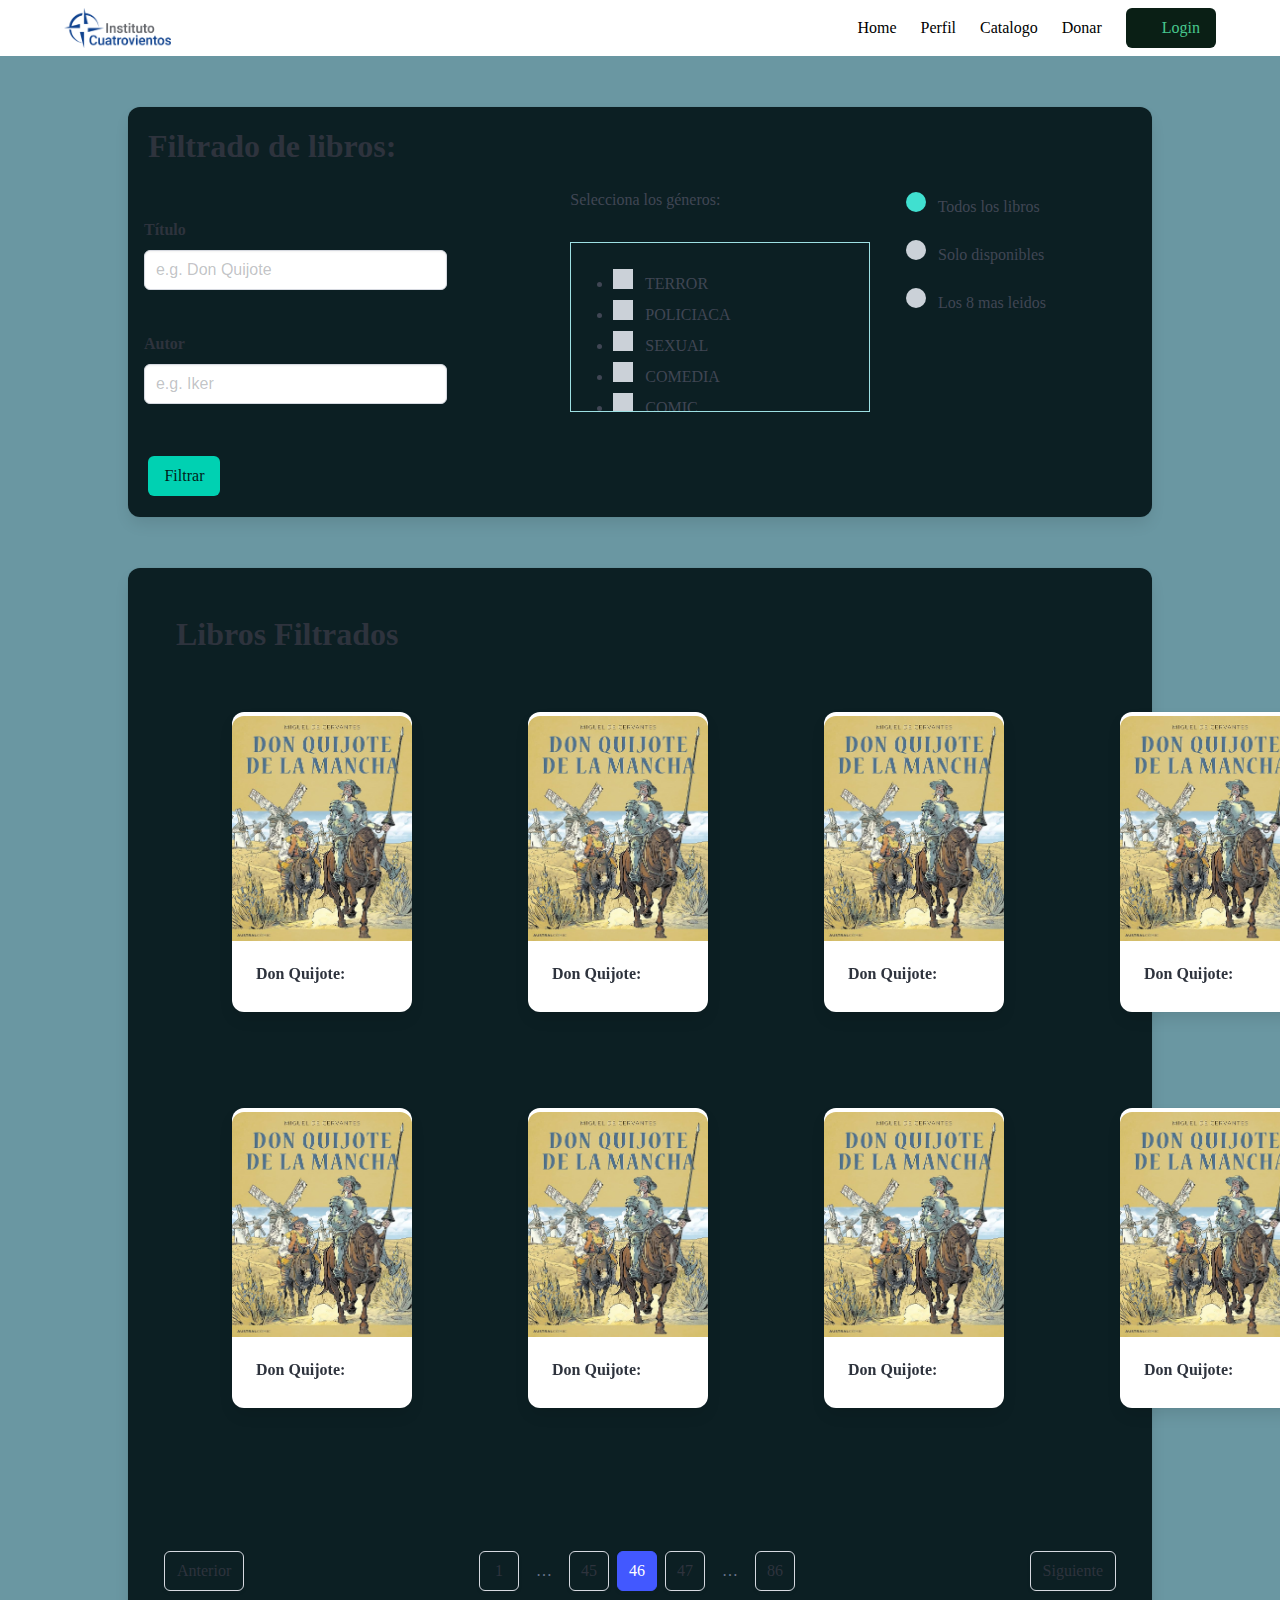
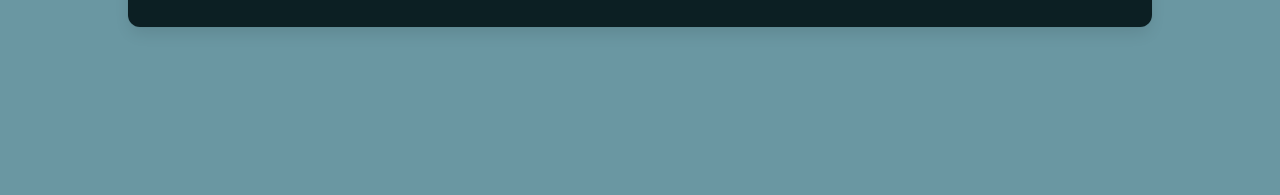
<file: Catalogo.html>
<!DOCTYPE html>
<html lang="es">

<head>
  <meta charset="UTF-8">
  <meta name="viewport" content="width=device-width, initial-scale=1.0">
  <link rel="stylesheet" href="./bulma/css/bulma.css">
  <script src="./index.js"></script>
  <title>Catalogo4V</title>
</head>

<body id="body-cat">
  <div class="hero-head">
    <header class="navbar">
      <div class="container">
        <div class="navbar-brand">
          <a class="navbar-item">
            <img src="./Imagenes/logo4V15mm.png" alt="Logo" id="imagenLogo">
          </a>
          <span class="navbar-burger" data-target="navbarMenuHeroC">
            <span></span>
            <span></span>
            <span></span>
            <span></span>
          </span>
        </div>
        <div id="navbarMenuHeroC" class="navbar-menu">
          <div class="navbar-end">
            <a class="navbar-item colornav colorNegro" href="index.html"> Home </a>
            <a class="navbar-item colornav colorNegro" href="perfil.html"> Perfil </a>
            <a class="navbar-item colornav colorNegro" href="Catalogo.html"> Catalogo </a>
            <a class="navbar-item colornav colorNegro" href="donar.html"> Donar </a>
            <span class="navbar-item">
              <a class="button is-success is-inverted colorNegro" href="login.html">
                <span class="icon">
                  <i class="fa-solid fa-lock"></i>
                </span>
                <span>Login</span>
              </a>
            </span>
          </div>
        </div>
      </div>
    </header>
  </div>
  <div class="card filtradoBox">
    <h2 class="title margin6">
      Filtrado de libros:
    </h2>
    <form>
      <div class="columns is-mobile">
        <div class="column is-4 is-offset">
          <div class="field margin3">
            <label class="label">Título</label>
            <div class="control">
              <input class="input" type="text" placeholder="e.g. Don Quijote">
            </div>
          </div>

          <div class="field margin3">
            <label class="label">Autor</label>
            <div class="control">
              <input class="input" type="text" placeholder="e.g. Iker" id="inputAutor">
            </div>
          </div>
        </div>
        <div class="column is-3 is-offset-1">
          <Table class="margin3">
            <tr>
              <td>
                <label>Selecciona los géneros:</label>
              </td>
            </tr>
            <tr>
              <td class="margin3">
                <div class="scrollable-container">
                  <div class="content">
                    <ul class="list">
                      <li class="list__item">
                        <label class="label--checkbox">
                          <input type="checkbox" class="option-input checkbox" value="TERROR">
                          TERROR
                        </label>
                      </li>
                      <li class="list__item">
                        <label class="label--checkbox">
                          <input type="checkbox" class="option-input checkbox" value="POLICIACA">
                          POLICIACA
                        </label>
                      </li>
                      <li class="list__item">
                        <label class="label--checkbox">
                          <input type="checkbox" class="option-input checkbox" value="SEXUAL">
                          SEXUAL
                        </label>
                      </li>
                      <li class="list__item">
                        <label class="label--checkbox">
                          <input type="checkbox" class="option-input checkbox" value="COMEDIA">
                          COMEDIA
                        </label>
                      </li>
                      <li class="list__item">
                        <label class="label--checkbox">
                          <input type="checkbox" class="option-input checkbox" value="COMIC">
                          COMIC
                        </label>
                      </li>
                      <li class="list__item">
                        <label class="label--checkbox">
                          <input type="checkbox" class="option-input checkbox" value="ÁNIME">
                          ÁNIME
                        </label>
                      </li>
                      <li class="list__item">
                        <label class="label--checkbox">
                          <input type="checkbox" class="option-input checkbox" value="GUÍAS">
                          GUÍAS
                        </label>
                      </li>
                      <li class="list__item">
                        <label class="label--checkbox">
                          <input type="checkbox" class="option-input checkbox" value="DOCUMENTACIÓN">DOCUMENTACIÓN
                        </label>
                      </li>
                      <li class="list__item">
                        <label class="label--checkbox">
                          <input type="checkbox" class="option-input checkbox" value="HISTORICOS">
                          HISTORICOS
                        </label>
                      </li>
                    </ul>
                  </div>
                </div>
              </td>

            </tr>
          </Table>

        </div>
        <div class="column is-6 is-offset-1">

          <div class='p-1'>
            <Table>
              <tr>
                <td>
                  <label class="pt-4">
                    <input type="radio" class="option-input radio" name="filtroCual" checked>
                    Todos los libros
                  </label>
                </td>
              </tr>
              <tr>
                <td class="margin4">
                  <label>
                    <input type="radio" class="option-input radio" name="filtroCual">
                    Solo disponibles
                  </label>
                </td>
              </tr>
              <tr>
                <td class="margin4">
                  <label>
                    <input id="radTop8" type="radio" class="option-input radio" name="filtroCual">
                    Los 8 mas leidos
                  </label>
                </td>
              </tr>

            </Table>

          </div>
        </div>
        
        
      </div>
      <button class="button is-primary" id="btnFiltrar">Filtrar</button>
    </form>
  </div>

  <div class="card filtradoBox">
    <section class="section">
      <div class="container">
        <h1 class="title" id="blanco">Libros Filtrados</h1>
        <div class="columns is-multiline">

          <table class="w100">
            <tr>
              <td>
                <a href="detalle.html">
                  <section class="section">
                    <div class="carta">
                      <div class="front">
                        <div class="card margin6 carta">
                          <div class="card-image">
                            <figure class="image is-4by3">
                              <img src="./Imagenes/Don_Quijote_de_la_Mancha.jpg" alt="Libro 1">
                            </figure>
                          </div>
                          <div class="card-content">
                            <div class="media">
                              <div class="media-content">
                                <p class="title is-4">Don Quijote:</p>
                              </div>
                            </div>
                          </div>
                        </div>
                      </div>
                      <div class="back">
                        <div class="margin2">
                          <h2 class="titLibro">
                            Don Quijote:
                          </h2>
                          <hr>
                          <p>
                            <span class="titLibro">Autor:</span> Miguel de Cervantes
                          </p>
                          <hr>
                          <p>
                            <span class="titLibro">Género:</span> novela negra, verde; amorosa, policiaca
                          </p>
                          <hr>
                          <p>
                            <span class="titLibro">Crítica:</span> 4'5
                          </p>
                          <div class="disponible titLibro">
                            <p>
                              NO disponible
                            </p>
                          </div>
                        </div>
                      </div>
                    </div>
                  </section>
                </a>
              </td>


              <td>
                <a href="detalle.html">
                  <section class="section">
                    <div class="carta">
                      <div class="front">
                        <div class="card margin6 carta">
                          <div class="card-image">
                            <figure class="image is-4by3">
                              <img src="./Imagenes/Don_Quijote_de_la_Mancha.jpg" alt="Libro 1">
                            </figure>
                          </div>
                          <div class="card-content">
                            <div class="media">
                              <div class="media-content">
                                <p class="title is-4">Don Quijote:</p>
                              </div>
                            </div>
                          </div>
                        </div>
                      </div>
                      <div class="back">
                        <div class="margin2">
                          <h2 class="titLibro">
                            Don Quijote:
                          </h2>
                          <hr>
                          <p>
                            <span class="titLibro">Autor:</span> Miguel de Cervantes
                          </p>
                          <hr>
                          <p>
                            <span class="titLibro">Género:</span> novela negra, verde; amorosa, policiaca
                          </p>
                          <hr>
                          <p>
                            <span class="titLibro">Crítica:</span> 4'5
                          </p>
                          <div class="disponible titLibro">
                            <p>
                              disponible
                            </p>
                          </div>
                        </div>
                      </div>
                    </div>
                  </section>
                </a>
              </td>



              <td>
                <a href="detalle.html">
                  <section class="section">
                    <div class="carta">
                      <div class="front">
                        <div class="card margin6 carta">
                          <div class="card-image">
                            <figure class="image is-4by3">
                              <img src="./Imagenes/Don_Quijote_de_la_Mancha.jpg" alt="Libro 1">
                            </figure>
                          </div>
                          <div class="card-content">
                            <div class="media">
                              <div class="media-content">
                                <p class="title is-4">Don Quijote:</p>
                              </div>
                            </div>
                          </div>
                        </div>
                      </div>
                      <div class="back">
                        <div class="margin2">
                          <h2 class="titLibro">
                            Don Quijote:
                          </h2>
                          <hr>
                          <p>
                            <span class="titLibro">Autor:</span> Miguel de Cervantes
                          </p>
                          <hr>
                          <p>
                            <span class="titLibro">Género:</span> novela negra, verde; amorosa, policiaca
                          </p>
                          <hr>
                          <p>
                            <span class="titLibro">Crítica:</span> 4'5
                          </p>
                          <div class="disponible titLibro">
                            <p>
                              disponible
                            </p>
                          </div>
                        </div>
                      </div>
                    </div>
                  </section>
                </a>
              </td>


              <td>
                <a href="detalle.html">
                  <section class="section">
                    <div class="carta">
                      <div class="front">
                        <div class="card margin6 carta">
                          <div class="card-image">
                            <figure class="image is-4by3">
                              <img src="./Imagenes/Don_Quijote_de_la_Mancha.jpg" alt="Libro 1">
                            </figure>
                          </div>
                          <div class="card-content">
                            <div class="media">
                              <div class="media-content">
                                <p class="title is-4">Don Quijote:</p>
                              </div>
                            </div>
                          </div>
                        </div>
                      </div>
                      <div class="back">
                        <div class="margin2">
                          <h2 class="titLibro">
                            Don Quijote:
                          </h2>
                          <hr>
                          <p>
                            <span class="titLibro">Autor:</span> Miguel de Cervantes
                          </p>
                          <hr>
                          <p>
                            <span class="titLibro">Género:</span> novela negra, verde; amorosa, policiaca
                          </p>
                          <hr>
                          <p>
                            <span class="titLibro">Crítica:</span> 4'5
                          </p>
                          <div class="disponible titLibro">
                            <p>
                              NO disponible
                            </p>
                          </div>
                        </div>
                      </div>
                    </div>
                  </section>
                </a>
              </td>
            </tr>

            <tr>
              <td>
                <a href="detalle.html">
                  <section class="section">
                    <div class="carta">
                      <div class="front">
                        <div class="card margin6 carta">
                          <div class="card-image">
                            <figure class="image is-4by3">
                              <img src="./Imagenes/Don_Quijote_de_la_Mancha.jpg" alt="Libro 1">
                            </figure>
                          </div>
                          <div class="card-content">
                            <div class="media">
                              <div class="media-content">
                                <p class="title is-4">Don Quijote:</p>
                              </div>
                            </div>
                          </div>
                        </div>
                      </div>
                      <div class="back">
                        <div class="margin2">
                          <h2 class="titLibro">
                            Don Quijote:
                          </h2>
                          <hr>
                          <p>
                            <span class="titLibro">Autor:</span> Miguel de Cervantes
                          </p>
                          <hr>
                          <p>
                            <span class="titLibro">Género:</span> novela negra, verde; amorosa, policiaca
                          </p>
                          <hr>
                          <p>
                            <span class="titLibro">Crítica:</span> 4'5
                          </p>
                          <div class="disponible titLibro">
                            <p>
                              NO disponible
                            </p>
                          </div>
                        </div>
                      </div>
                    </div>
                  </section>
                </a>
              </td>


              <td>
                <a href="detalle.html">
                  <section class="section">
                    <div class="carta">
                      <div class="front">
                        <div class="card margin6 carta">
                          <div class="card-image">
                            <figure class="image is-4by3">
                              <img src="./Imagenes/Don_Quijote_de_la_Mancha.jpg" alt="Libro 1">
                            </figure>
                          </div>
                          <div class="card-content">
                            <div class="media">
                              <div class="media-content">
                                <p class="title is-4">Don Quijote:</p>
                              </div>
                            </div>
                          </div>
                        </div>
                      </div>
                      <div class="back">
                        <div class="margin2">
                          <h2 class="titLibro">
                            Don Quijote:
                          </h2>
                          <hr>
                          <p>
                            <span class="titLibro">Autor:</span> Miguel de Cervantes
                          </p>
                          <hr>
                          <p>
                            <span class="titLibro">Género:</span> novela negra, verde; amorosa, policiaca
                          </p>
                          <hr>
                          <p>
                            <span class="titLibro">Crítica:</span> 4'5
                          </p>
                          <div class="disponible titLibro">
                            <p>
                              disponible
                            </p>
                          </div>
                        </div>
                      </div>
                    </div>
                  </section>
                </a>
              </td>



              <td>
                <a href="detalle.html">
                  <section class="section">
                    <div class="carta">
                      <div class="front">
                        <div class="card margin6 carta">
                          <div class="card-image">
                            <figure class="image is-4by3">
                              <img src="./Imagenes/Don_Quijote_de_la_Mancha.jpg" alt="Libro 1">
                            </figure>
                          </div>
                          <div class="card-content">
                            <div class="media">
                              <div class="media-content">
                                <p class="title is-4">Don Quijote:</p>
                              </div>
                            </div>
                          </div>
                        </div>
                      </div>
                      <div class="back">
                        <div class="margin2">
                          <h2 class="titLibro">
                            Don Quijote:
                          </h2>
                          <hr>
                          <p>
                            <span class="titLibro">Autor:</span> Miguel de Cervantes
                          </p>
                          <hr>
                          <p>
                            <span class="titLibro">Género:</span> novela negra, verde; amorosa, policiaca
                          </p>
                          <hr>
                          <p>
                            <span class="titLibro">Crítica:</span> 4'5
                          </p>
                          <div class="disponible titLibro">
                            <p>
                              disponible
                            </p>
                          </div>
                        </div>
                      </div>
                    </div>
                  </section>
                </a>
              </td>

              <td>
                <a href="detalle.html">
                  <section class="section">
                    <div class="carta">
                      <div class="front">
                        <div class="card margin6 carta">
                          <div class="card-image">
                            <figure class="image is-4by3">
                              <img src="./Imagenes/Don_Quijote_de_la_Mancha.jpg" alt="Libro 1">
                            </figure>
                          </div>
                          <div class="card-content">
                            <div class="media">
                              <div class="media-content">
                                <p class="title is-4">Don Quijote:</p>
                              </div>
                            </div>
                          </div>
                        </div>
                      </div>
                      <div class="back">
                        <div class="margin2">
                          <h2 class="titLibro">
                            Don Quijote:
                          </h2>
                          <hr>
                          <p>
                            <span class="titLibro">Autor:</span> Miguel de Cervantes
                          </p>
                          <hr>
                          <p>
                            <span class="titLibro">Género:</span> novela negra, verde; amorosa, policiaca
                          </p>
                          <hr>
                          <p>
                            <span class="titLibro">Crítica:</span> 4'5
                          </p>
                          <div class="disponible titLibro">
                            <p>
                              NO disponible
                            </p>
                          </div>
                        </div>
                      </div>
                    </div>
                  </section>
                </a>
              </td>
            </tr>
          </table>

          <div id="paginacion">
            <nav class="pagination is-centered" aria-label="pagination">
              <a href="#" class="pagination-previous">Anterior</a>
              <a href="#" class="pagination-next">Siguiente</a>
              <ul class="pagination-list">
                <li><a href="#" class="pagination-link" aria-label="Goto page 1">1</a></li>
                <li><span class="pagination-ellipsis">&hellip;</span></li>
                <li><a href="#" class="pagination-link" aria-label="Goto page 45">45</a></li>
                <li>
                  <a class="pagination-link is-current" aria-label="Page 46" aria-current="page">46</a>
                </li>
                <li><a href="#" class="pagination-link" aria-label="Goto page 47">47</a></li>
                <li><span class="pagination-ellipsis">&hellip;</span></li>
                <li><a href="#" class="pagination-link" aria-label="Goto page 86">86</a></li>
              </ul>
            </nav>
          </div>
        </div>
      </div>
    </section>
  </div>

  <footer>

  </footer>
</body>

</html>
</file>
